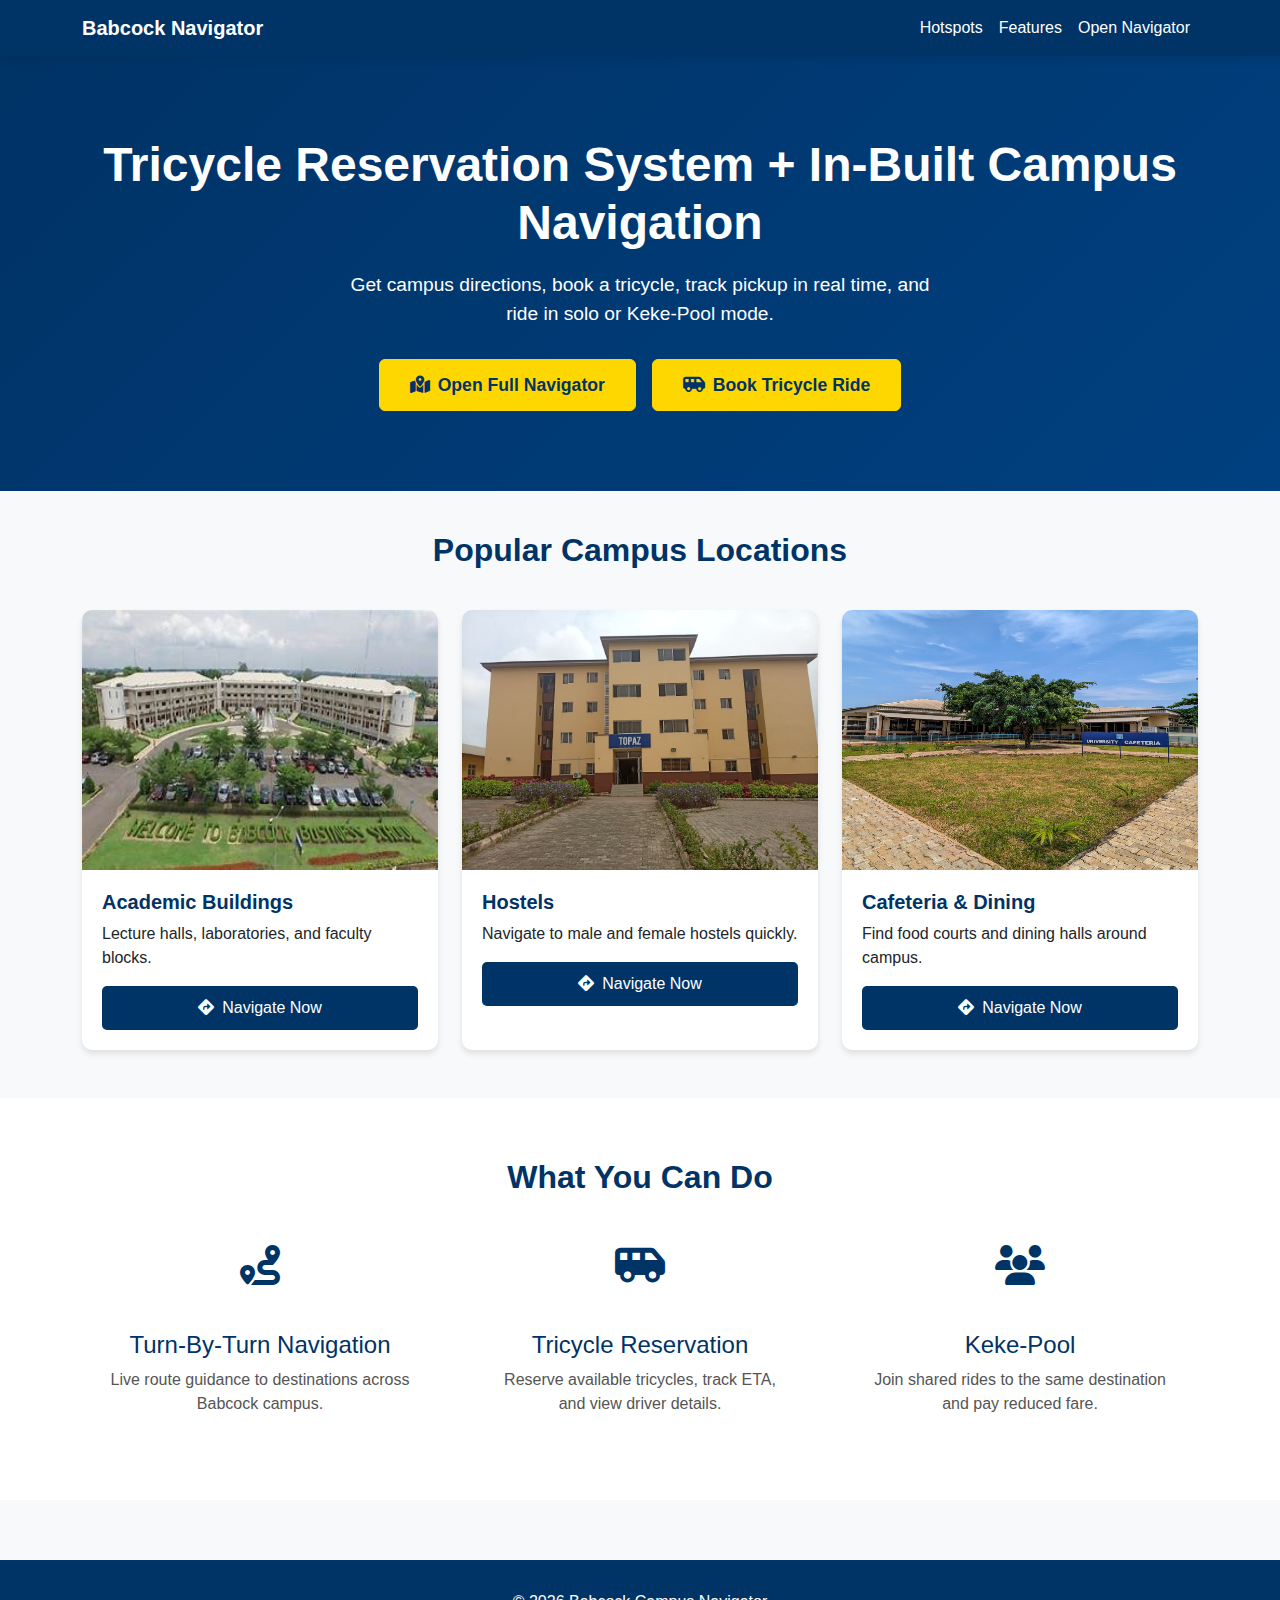
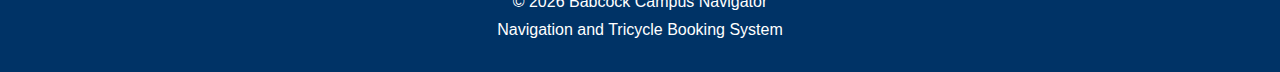
<file: index.html>
<!DOCTYPE html>
<html lang="en">
<head>
  <meta charset="UTF-8" />
  <meta name="viewport" content="width=device-width, initial-scale=1.0" />
  <title>Babcock Campus Navigator</title>
  <link rel="icon" type="image/jpeg" href="images/bu.jpg" />
  <link rel="stylesheet" href="https://cdn.jsdelivr.net/npm/bootstrap@5.3.3/dist/css/bootstrap.min.css" />
  <link rel="stylesheet" href="https://cdnjs.cloudflare.com/ajax/libs/font-awesome/6.4.0/css/all.min.css" />
  <link rel="stylesheet" href="index.css" />
</head>
<body>
  <nav class="navbar navbar-expand-lg">
    <div class="container">
      <a class="navbar-brand text-white fw-bold" href="#">
        Babcock Navigator
      </a>
      <button class="navbar-toggler" type="button" data-bs-toggle="collapse" data-bs-target="#navbarNav">
        <span class="navbar-toggler-icon"></span>
      </button>
      <div class="collapse navbar-collapse" id="navbarNav">
        <ul class="navbar-nav ms-auto">
          <li class="nav-item"><a class="nav-link text-white" href="#hotspots">Hotspots</a></li>
          <li class="nav-item"><a class="nav-link text-white" href="#features">Features</a></li>
          <li class="nav-item"><a class="nav-link text-white" href="navigator.html">Open Navigator</a></li>
        </ul>
      </div>
    </div>
  </nav>

  <section class="hero-section">
    <div class="container">
      <h1>Tricycle Reservation System + In-Built Campus Navigation</h1>
      <p>Get campus directions, book a tricycle, track pickup in real time, and ride in solo or Keke-Pool mode.</p>
      <div class="d-flex flex-column flex-md-row gap-3 justify-content-center">
        <button class="btn btn-primary" onclick="goToFullNavigator()">
          <i class="fas fa-map-marked-alt me-2"></i>Open Full Navigator
        </button>
        <button class="btn btn-primary" onclick="goToFullNavigator()">
          <i class="fas fa-shuttle-van me-2"></i>Book Tricycle Ride
        </button>
      </div>
    </div>
  </section>

  <section id="hotspots" class="container mb-5">
    <h2 class="section-title">Popular Campus Locations</h2>
    <div class="row g-4">
      <div class="col-md-4">
        <div class="card hotspot-card">
          <img src="images/bbs.jpg" class="card-img-top" alt="Academic Buildings" height="260">
          <div class="card-body">
            <h5 class="card-title">Academic Buildings</h5>
            <p class="card-text">Lecture halls, laboratories, and faculty blocks.</p>
            <button class="btn btn-navigate" onclick="goToNavigator('Academic Buildings')">
              <i class="fas fa-directions me-2"></i>Navigate Now
            </button>
          </div>
        </div>
      </div>
      <div class="col-md-4">
        <div class="card hotspot-card">
          <img src="images/topaz.jpeg" class="card-img-top" alt="Hostels" height="260">
          <div class="card-body">
            <h5 class="card-title">Hostels</h5>
            <p class="card-text">Navigate to male and female hostels quickly.</p>
            <button class="btn btn-navigate" onclick="goToNavigator('Hostels')">
              <i class="fas fa-directions me-2"></i>Navigate Now
            </button>
          </div>
        </div>
      </div>
      <div class="col-md-4">
        <div class="card hotspot-card">
          <img src="images/caf.jpg" class="card-img-top" alt="Cafeteria" height="260">
          <div class="card-body">
            <h5 class="card-title">Cafeteria & Dining</h5>
            <p class="card-text">Find food courts and dining halls around campus.</p>
            <button class="btn btn-navigate" onclick="goToNavigator('Cafeteria')">
              <i class="fas fa-directions me-2"></i>Navigate Now
            </button>
          </div>
        </div>
      </div>
    </div>
  </section>

  <section id="features" class="features-section">
    <div class="container">
      <h2 class="section-title">What You Can Do</h2>
      <div class="row text-center">
        <div class="col-md-4 mb-4">
          <div class="feature-icon"><i class="fas fa-route"></i></div>
          <h4>Turn-By-Turn Navigation</h4>
          <p>Live route guidance to destinations across Babcock campus.</p>
        </div>
        <div class="col-md-4 mb-4">
          <div class="feature-icon"><i class="fas fa-shuttle-van"></i></div>
          <h4>Tricycle Reservation</h4>
          <p>Reserve available tricycles, track ETA, and view driver details.</p>
        </div>
        <div class="col-md-4 mb-4">
          <div class="feature-icon"><i class="fas fa-users"></i></div>
          <h4>Keke-Pool</h4>
          <p>Join shared rides to the same destination and pay reduced fare.</p>
        </div>
      </div>
    </div>
  </section>

  <footer class="text-center">
    <div class="container">
      <p class="mb-1">&copy; 2026 Babcock Campus Navigator</p>
      <p class="mb-0">Navigation and Tricycle Booking System</p>
    </div>
  </footer>

  <script src="https://cdn.jsdelivr.net/npm/bootstrap@5.3.3/dist/js/bootstrap.bundle.min.js"></script>
  <script>
    function goToNavigator(category) {
      localStorage.setItem('selectedCategory', category);
      window.location.href = 'navigator.html';
    }

    function goToFullNavigator() {
      localStorage.removeItem('selectedCategory');
      window.location.href = 'navigator.html';
    }

    document.querySelectorAll('a[href^="#"]').forEach(anchor => {
      anchor.addEventListener('click', function (e) {
        e.preventDefault();
        const target = document.querySelector(this.getAttribute('href'));
        if (target) target.scrollIntoView({ behavior: 'smooth' });
      });
    });
  </script>
</body>
</html>
</file>
<file: index.css>
:root {
      --babcock-blue: #003366;
      --babcock-gold: #FFD700;
      --light-gray: #f8f9fa;
    }
    
    body {
      font-family: 'Segoe UI', Tahoma, Geneva, Verdana, sans-serif;
      background-color: var(--light-gray);
    }
    
    .navbar {
      background-color: var(--babcock-blue) !important;
      box-shadow: 0 2px 10px rgba(0,0,0,0.1);
    }
    
    .navbar-brand img {
      border-radius: 4px;
    }
    
    .hero-section {
      background: linear-gradient(135deg, var(--babcock-blue) 0%, #004080 100%);
      color: white;
      padding: 80px 0;
      text-align: center;
      margin-bottom: 40px;
    }
    
    .hero-section h1 {
      font-size: 3rem;
      font-weight: 700;
      margin-bottom: 20px;
    }
    
    .hero-section p {
      font-size: 1.2rem;
      max-width: 600px;
      margin: 0 auto 30px;
    }
    
    .btn-primary {
      background-color: var(--babcock-gold);
      border-color: var(--babcock-gold);
      color: var(--babcock-blue);
      font-weight: 600;
      padding: 12px 30px;
      font-size: 1.1rem;
    }
    
    .btn-primary:hover {
      background-color: #e6c200;
      border-color: #e6c200;
      color: var(--babcock-blue);
    }
    
    .section-title {
      text-align: center;
      margin-bottom: 40px;
      color: var(--babcock-blue);
      font-weight: 700;
    }
    
    .hotspot-card {
      border: none;
      border-radius: 10px;
      overflow: hidden;
      transition: transform 0.3s, box-shadow 0.3s;
      height: 100%;
      box-shadow: 0 4px 6px rgba(0,0,0,0.1);
    }
    
    .hotspot-card:hover {
      transform: translateY(-5px);
      box-shadow: 0 10px 20px rgba(0,0,0,0.15);
    }
    
    .hotspot-img {
      height: 180px;
      background-size: cover;
      background-position: center;
    }
    
    .card-body {
      padding: 20px;
    }
    
    .card-title {
      color: var(--babcock-blue);
      font-weight: 600;
    }
    
    .btn-navigate {
      background-color: var(--babcock-blue);
      color: white;
      border: none;
      width: 100%;
      padding: 10px;
      border-radius: 5px;
      transition: background-color 0.3s;
    }
    
    .btn-navigate:hover {
      background-color: #002244;
      color: white;
    }
    
 /* Features Section Fix */
.features-section {
    background-color: white;
    padding: 60px 0;
    margin-top: 40px;
    text-align: center; /* Center align all text */
}

.feature-icon {
    font-size: 2.5rem;
    color: var(--babcock-blue);
    margin-bottom: 20px;
    display: inline-block; /* Ensure proper centering */
}

.features-section .row.text-center {
    justify-content: center; /* Center the columns */
}

.features-section .col-md-4 {
    display: flex;
    flex-direction: column;
    align-items: center; /* Center content in each column */
}

.features-section h4 {
    margin-top: 15px;
    color: var(--babcock-blue);
}

.features-section p {
    max-width: 300px;
    margin: 0 auto;
    color: #555;
}
    
    footer {
      background-color: var(--babcock-blue);
      color: white;
      padding: 30px 0;
      margin-top: 60px;
    }
    
    /* Placeholder images with campus-like colors */
    /* .img-academics { background: linear-gradient(135deg, #4a6572, #5a7b8a); }
    .img-hostel { background: linear-gradient(135deg, #344955, #445966); }
    .img-admin { background: linear-gradient(135deg, #232f34, #334044); }
    .img-cafeteria { background: linear-gradient(135deg, #f9aa33, #ffba44); }
    .img-gates { background: linear-gradient(135deg, #4a6572, #5a7b8a); }
    .img-recreation { background: linear-gradient(135deg, #344955, #445966); } */
</file>
